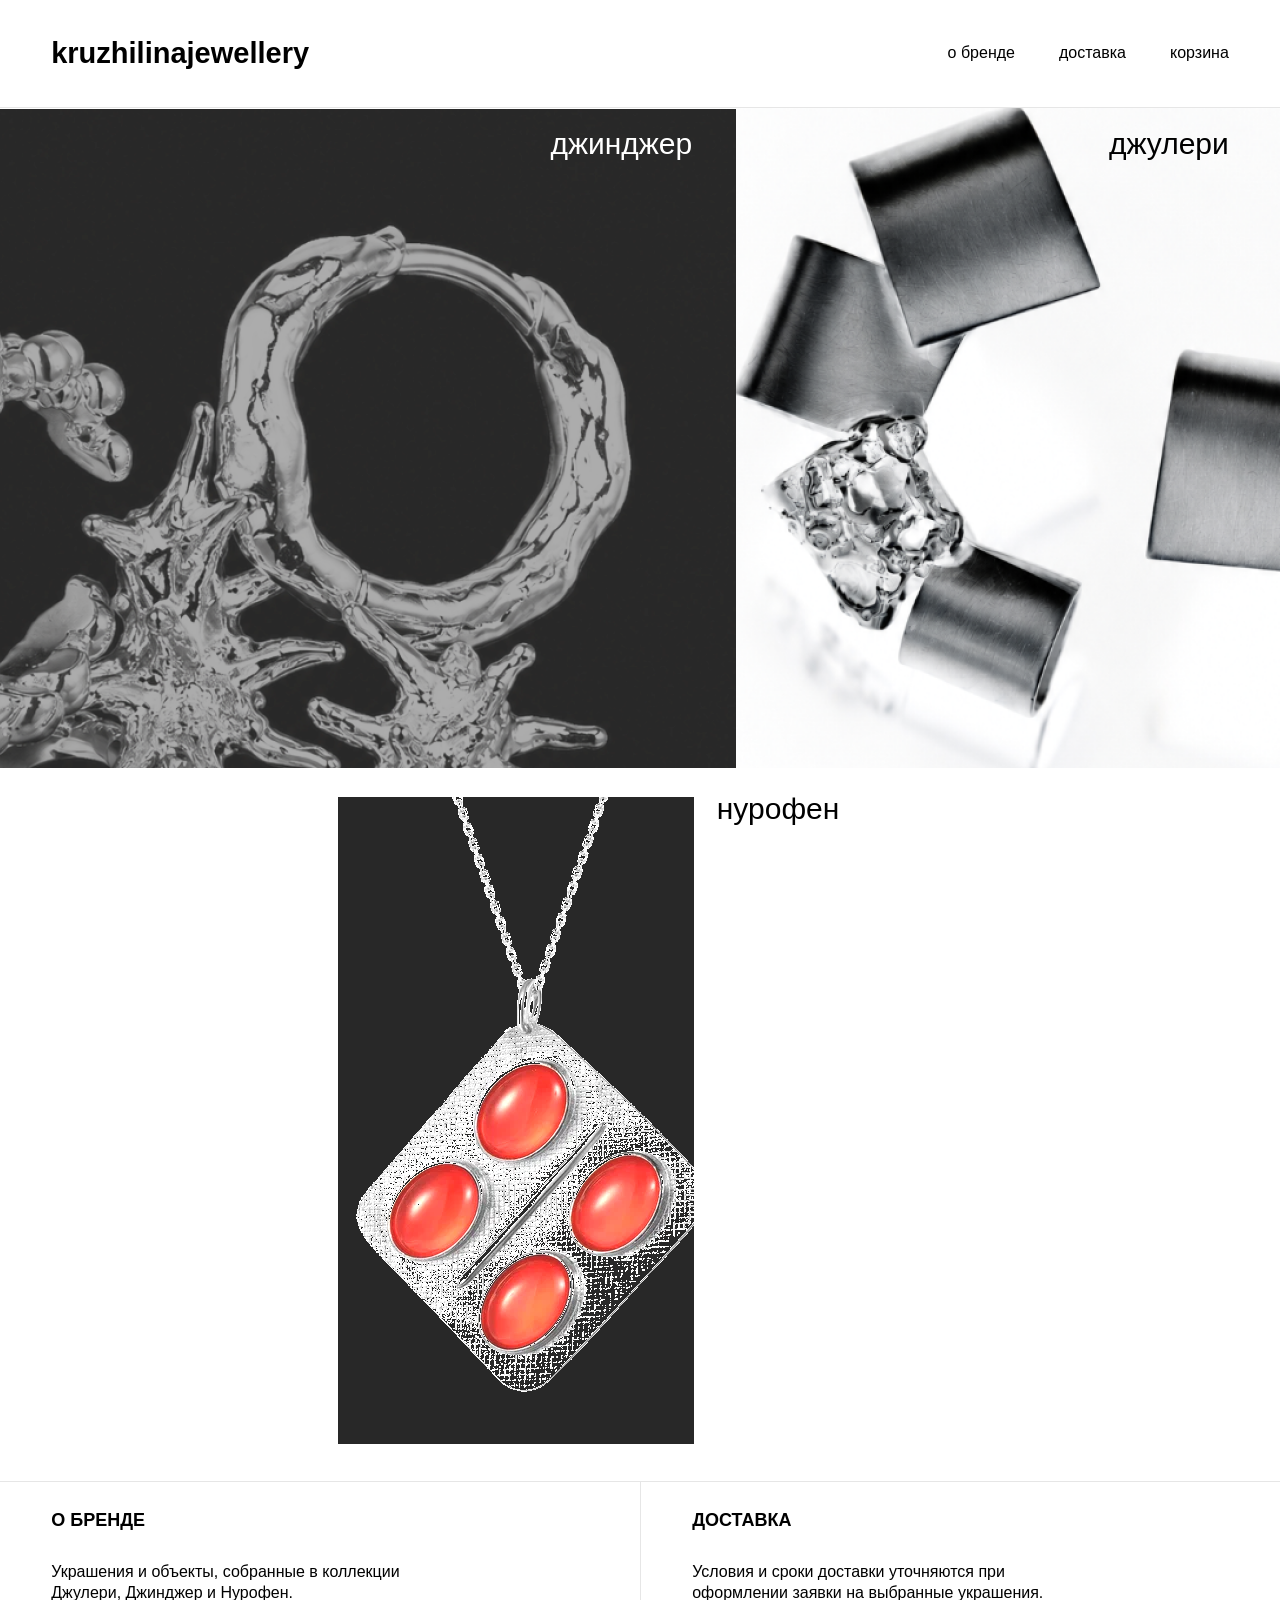
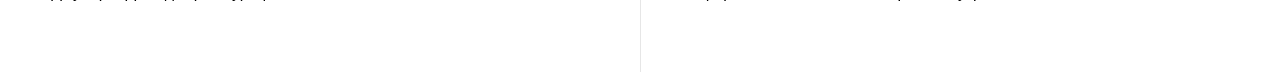
<file: index.html>
<!doctype html>
<html lang="ru">
  <head>
    <meta charset="utf-8" />
    <meta name="viewport" content="width=device-width, initial-scale=1" />
    <title>kruzhilinajewellery</title>
    <link rel="stylesheet" href="./home.css" />
  </head>
  <body class="home-page">
    <main class="home-shell">
      <header class="home-header">
        <a class="home-brand" href="./index.html" aria-label="Главная">kruzhilinajewellery</a>
        <nav class="home-nav" aria-label="Навигация">
          <a href="#about">о бренде</a>
          <a href="#delivery">доставка</a>
          <a href="./catalog.html?cart=1">корзина</a>
        </nav>
      </header>

      <section class="collection-stage" id="collections" aria-label="Коллекции">
        <img class="collection-art" src="./assets/media/home-background.png" alt="Украшения из коллекций Джинджер, Джулери и Нурофен" />
        <a class="collection-link collection-link--ginger" href="./catalog.html?collection=ginger">джинджер</a>
        <a class="collection-link collection-link--jewellery" href="./catalog.html?collection=jewelry">джулери</a>
        <a class="collection-link collection-link--nurofen" href="./catalog.html?collection=nurofen">нурофен</a>
      </section>

      <section class="home-information" aria-label="Информация">
        <article id="about">
          <h2>О бренде</h2>
          <p>Украшения и объекты, собранные в коллекции Джулери, Джинджер и Нурофен.</p>
        </article>
        <article id="delivery">
          <h2>Доставка</h2>
          <p>Условия и сроки доставки уточняются при оформлении заявки на выбранные украшения.</p>
        </article>
      </section>
    </main>
  </body>
</html>
</file>
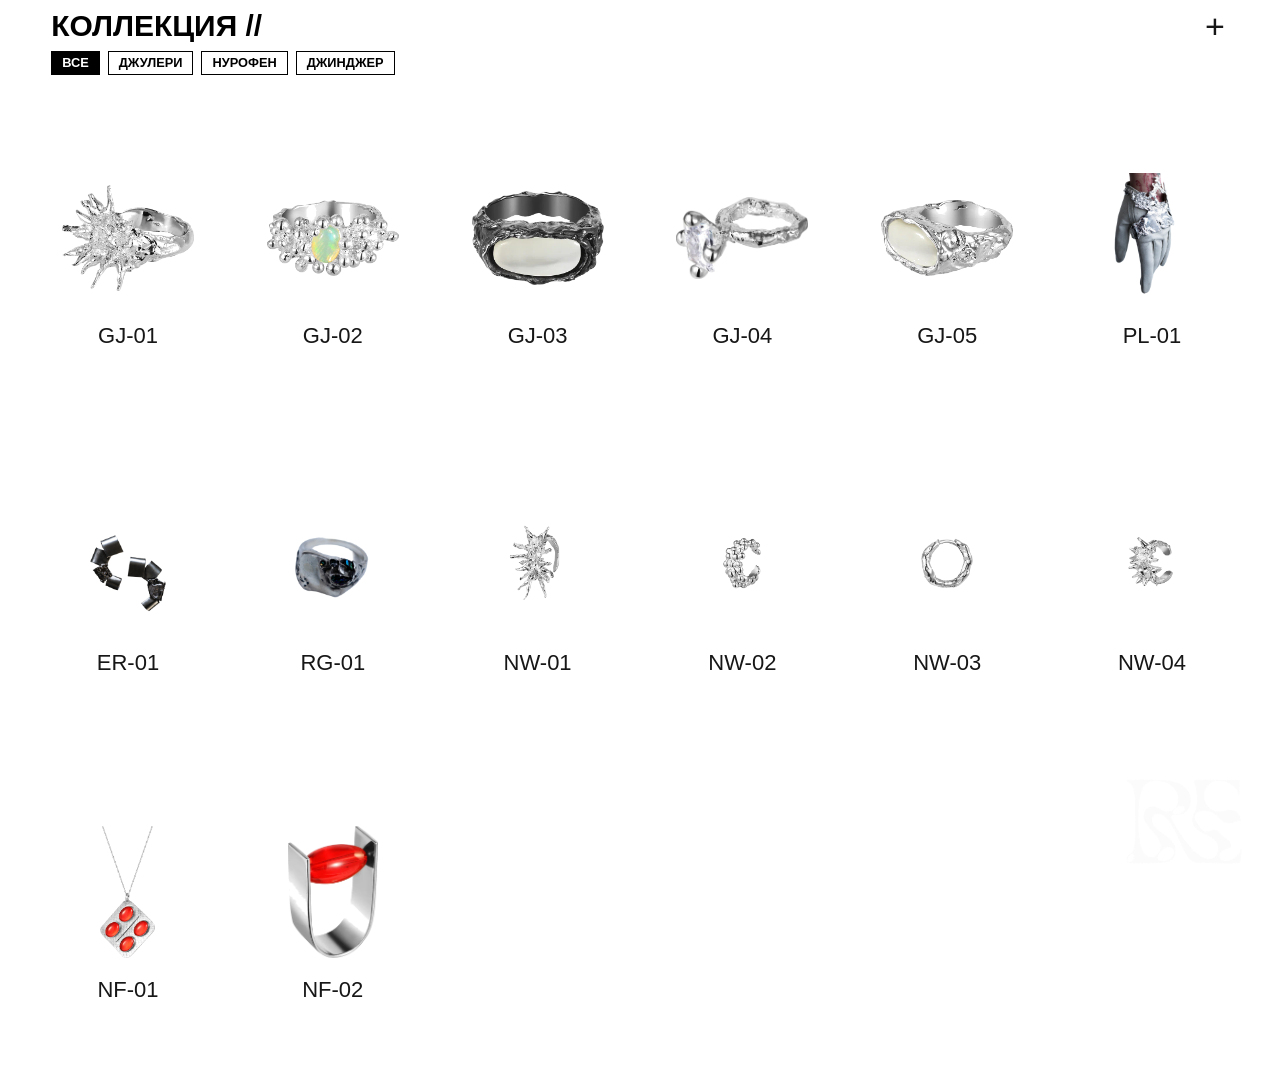
<file: catalog.html>
<!doctype html>
<html lang="ru">
  <head>
    <meta charset="utf-8" />
    <meta name="viewport" content="width=device-width, initial-scale=1" />
    <title>Каталог - ЛАДА</title>
    <link rel="stylesheet" href="./styles.css" />
  </head>
  <body>
    <header class="topbar" aria-label="Коллекции каталога">
      <button class="plain-icon" type="button" data-open-info aria-label="Информация">+</button>
      <div class="collection-menu">
        <h1>КОЛЛЕКЦИЯ //</h1>
        <nav class="category-nav" aria-label="Коллекции">
          <button class="category-link is-active" type="button" data-filter="all">Все</button>
          <button class="category-link" type="button" data-filter="jewelry">Джулери</button>
          <button class="category-link" type="button" data-filter="nurofen">Нурофен</button>
          <button class="category-link" type="button" data-filter="ginger">Джинджер</button>
        </nav>
      </div>
    </header>

    <main id="top">
      <section class="catalog-section" id="catalog" aria-label="Каталог">
        <div class="product-grid" data-product-grid></div>
      </section>
    </main>

    <dialog class="product-dialog" data-product-dialog>
      <button class="plain-icon dialog-close" type="button" data-close-product aria-label="Закрыть">×</button>
      <div class="product-detail" data-product-detail></div>
    </dialog>

    <aside class="info-panel" data-info-panel aria-hidden="true">
      <div class="panel-head">
        <h2>JEWELRY</h2>
        <button class="plain-icon" type="button" data-close-info aria-label="Закрыть">×</button>
      </div>
      <p>Шаблон каталога без оплаты. Карточки товаров будут добавляться по мере готовности фото, описаний, размеров и цен.</p>
      <p>Заявка копируется текстом, чтобы ее можно было отправить в Telegram или WhatsApp.</p>
    </aside>

    <aside class="cart-panel" data-cart-panel aria-hidden="true">
      <div class="panel-head">
        <h2>Заявка</h2>
        <button class="plain-icon" type="button" data-close-cart aria-label="Закрыть">×</button>
      </div>
      <div class="cart-items" data-cart-items></div>
      <div class="cart-empty" data-cart-empty>Пока ничего не выбрано.</div>
      <div class="cart-summary">
        <div class="summary-row">
          <span>Итого</span>
          <strong data-cart-total>Цена по запросу</strong>
        </div>
        <button class="primary-button" type="button" data-copy-order>Скопировать заявку</button>
        <p class="cart-note" data-copy-status>После копирования заявку можно отправить в Telegram или WhatsApp.</p>
      </div>
    </aside>
    <img class="corner-logo" src="./assets/media/site-logo.png" alt="" aria-hidden="true">
    <div class="scrim" data-scrim></div>

    <script src="./products.js"></script>
    <script src="./script.js"></script>
  </body>
</html>
</file>
<file: home.css>
:root {
  color: #000;
  font-family: Arial, Helvetica, sans-serif;
}

* { box-sizing: border-box; }
html { scroll-behavior: smooth; }
body { margin: 0; background: #fff; }
a { color: inherit; text-decoration: none; }

.home-shell {
  width: min(100%, 1440px);
  margin: 0 auto;
  background: #fff;
}

.home-header {
  display: flex;
  min-height: 108px;
  align-items: center;
  justify-content: space-between;
  gap: 30px;
  padding: 24px clamp(22px, 4vw, 70px);
  border-bottom: 1px solid #e6e6e6;
}

.home-brand {
  font-size: 29px;
  font-weight: 900;
  line-height: 1;
}

.home-nav {
  display: flex;
  flex-wrap: wrap;
  justify-content: flex-end;
  gap: 16px 44px;
  font-size: 16px;
  line-height: 1;
}

.home-nav a,
.collection-link {
  border-bottom: 1px solid transparent;
}

.home-nav a:hover,
.home-nav a:focus-visible,
.collection-link:hover,
.collection-link:focus-visible {
  border-bottom-color: currentColor;
}

.collection-stage {
  position: relative;
  overflow: hidden;
  background: #fff;
}

.collection-art {
  display: block;
  width: 100%;
  height: auto;
  margin-top: -13.45%;
}

.collection-link {
  position: absolute;
  z-index: 1;
  padding-bottom: 2px;
  font-size: 30px;
  line-height: 1;
}

.collection-link--ginger {
  top: 1.5%;
  left: 43%;
  color: #fff;
}

.collection-link--jewellery {
  top: 1.5%;
  right: 4%;
}

.collection-link--nurofen {
  top: 50%;
  left: 56%;
}

.home-information {
  display: grid;
  grid-template-columns: repeat(2, minmax(0, 1fr));
  border-top: 1px solid #e6e6e6;
}

.home-information article {
  min-height: 190px;
  padding: 28px clamp(22px, 4vw, 70px);
}

.home-information article + article { border-left: 1px solid #e6e6e6; }
.home-information h2 { margin: 0 0 30px; font-size: 18px; font-weight: 900; text-transform: uppercase; }
.home-information p { max-width: 360px; margin: 0; font-size: 16px; line-height: 1.35; }

@media (max-width: 760px) {
  .home-header { min-height: 74px; align-items: flex-start; gap: 20px; padding: 18px; }
  .home-brand { max-width: 146px; font-size: 20px; line-height: 0.94; }
  .home-nav { width: 136px; gap: 10px 14px; font-size: 12px; line-height: 1.1; }
  .collection-link { font-size: 15px; }
  .collection-link--ginger { top: 1.7%; left: 42%; }
  .collection-link--jewellery { top: 1.7%; right: 3%; }
  .collection-link--nurofen { top: 49%; left: 55%; }
  .home-information { grid-template-columns: 1fr; }
  .home-information article { min-height: 0; padding: 24px 18px 28px; }
  .home-information article + article { border-top: 1px solid #e6e6e6; border-left: 0; }
  .home-information h2 { margin-bottom: 16px; font-size: 15px; }
  .home-information p { font-size: 14px; }
}
</file>
<file: styles.css>
:root {
  --bg: #d9d9d9;
  --ink: #171717;
  --muted: #d0d0d0;
  --soft: #f1f1f1;
  --panel: #f6f6f6;
  --line: #cfcfcf;
  --texture-opacity: 0.09;
}

* { box-sizing: border-box; }
html { scroll-behavior: smooth; }
body {
  margin: 0;
  background: #fff;
  color: var(--ink);
  font-family: Arial, Helvetica, sans-serif;
  letter-spacing: 0;
}
button, a { color: inherit; font: inherit; }
button { cursor: pointer; }
img { display: block; }

.topbar {
  position: fixed;
  top: 0;
  left: 0;
  right: 0;
  z-index: 20;
  min-height: 90px;
  padding: 12px clamp(22px, 4vw, 70px) 10px;
  background: rgba(255, 255, 255, 0.92);
}

.plain-icon,
.bag-button,
.category-link,
.product-card {
  border: 0;
  background: transparent;
}


.topbar > .plain-icon {
  position: absolute;
  top: 12px;
  right: clamp(22px, 4vw, 70px);
}
.plain-icon {
  width: 28px;
  height: 28px;
  padding: 0;
  font-size: 34px;
  line-height: 24px;
  font-weight: 300;
}

.collection-menu {
  display: grid;
  gap: 11px;
  width: min(100%, 980px);
}

.collection-menu h1 {
  margin: 0;
  color: #000;
  font-size: clamp(17px, 2.34vw, 31px);
  line-height: 0.92;
  font-weight: 900;
  text-transform: uppercase;
}

.category-nav {
  display: flex;
  flex-wrap: wrap;
  align-items: center;
  gap: 8px;
}

.category-link {
  min-height: 24px;
  padding: 4px 10px 3px;
  border: 1px solid #000;
  background: transparent;
  color: #000;
  font-size: clamp(12px, 1vw, 14px);
  line-height: 1;
  font-weight: 900;
  text-transform: uppercase;
}

.category-link.is-active {
  background: #000;
  color: #fff;
}

.bag-button {
  position: relative;
  justify-self: end;
  width: 30px;
  height: 32px;
  padding: 0;
}

.bag-shape {
  position: absolute;
  right: 0;
  top: 8px;
  width: 20px;
  height: 19px;
  border: 3px solid var(--ink);
  border-radius: 3px 3px 5px 5px;
}

.bag-shape::before {
  content: "";
  position: absolute;
  left: 4px;
  top: -10px;
  width: 8px;
  height: 8px;
  border: 3px solid var(--ink);
  border-bottom: 0;
  border-radius: 8px 8px 0 0;
}

.cart-count {
  position: absolute;
  right: -7px;
  top: -4px;
  display: none;
  min-width: 18px;
  height: 18px;
  padding: 0 4px;
  border-radius: 999px;
  background: var(--ink);
  color: var(--bg);
  font-size: 11px;
  line-height: 18px;
  text-align: center;
}

.cart-count.has-items { display: block; }

.catalog-section {
  padding: 120px clamp(22px, 4vw, 70px) 72px;
}

.product-grid {
  display: grid;
  grid-template-columns: repeat(6, minmax(120px, 1fr));
  column-gap: clamp(26px, 4vw, 78px);
  row-gap: clamp(58px, 8vw, 94px);
  align-items: end;
}

.product-card {
  --product-display-size: 132px;
  display: grid;
  grid-template-rows: 184px auto;
  gap: 21px;
  min-width: 0;
  padding: 0;
  text-align: center;
}

.product-media {
  display: flex;
  align-items: end;
  justify-content: center;
  width: 100%;
  height: 184px;
}

.product-media img {
  width: var(--product-display-size);
  height: var(--product-display-size);
  object-fit: contain;
  mix-blend-mode: normal;
  transition: transform 180ms ease, opacity 180ms ease;
}

.product-card:hover img {
  transform: translateY(-4px) scale(1.02);
}

.product-info {
  display: block;
  min-height: 28px;
}

.product-name {
  display: block;
  font-size: 22px;
  line-height: 1;
  font-weight: 400;
  text-transform: uppercase;
}

.product-title,
.product-status,
.product-price {
  display: none;
}

.product-dialog {
  width: 100vw;
  max-width: none;
  height: 100vh;
  max-height: none;
  margin: 0;
  padding: 0;
  border: 0;
  background: var(--panel);
}

.product-dialog::backdrop { background: #050505; }
.dialog-close {
  position: fixed;
  top: 18px;
  right: 18px;
  z-index: 4;
}

.product-detail {
  display: grid;
  grid-template-rows: minmax(0, 1fr) auto;
  min-height: 100vh;
  padding: 7vh 0 8vh;
}

.gallery-stage {
  position: relative;
  display: grid;
  place-items: center;
  min-height: 0;
}

.detail-image {
  width: min(31vw, 430px);
  height: min(34vh, 370px);
  object-fit: contain;
  background: transparent;
  mix-blend-mode: normal;
}

.gallery-arrow {
  position: absolute;
  top: 50%;
  z-index: 2;
  display: grid;
  place-items: center;
  width: 58px;
  height: 58px;
  padding: 0;
  border: 0;
  background: transparent;
  color: var(--ink);
  font-size: 58px;
  line-height: 1;
  transform: translateY(-50%);
}

.gallery-arrow--prev { left: 24vw; }
.gallery-arrow--next { right: 16vw; }
.has-single-image .gallery-arrow { display: none; }

.gallery-meta {
  display: grid;
  justify-items: center;
  gap: 24px;
  text-align: center;
}

.gallery-dots {
  display: flex;
  justify-content: center;
  gap: 14px;
  min-height: 10px;
}

.gallery-dot {
  width: 7px;
  height: 7px;
  padding: 0;
  border: 0;
  border-radius: 999px;
  background: #d0d0d0;
}

.gallery-dot.is-active { background: var(--ink); }

.gallery-meta h2 {
  margin: 0;
  font-size: 28px;
  line-height: 1;
  font-weight: 400;
  text-transform: uppercase;
}

.gallery-price {
  margin: 0;
  font-size: 28px;
  line-height: 1;
  font-weight: 700;
}

.gallery-add {
  width: 44px;
  height: 44px;
  padding: 0;
  border: 0;
  background: transparent;
  color: var(--ink);
  font-size: 46px;
  line-height: 36px;
  font-weight: 300;
}

.detail-description {
  display: none;
}
.info-panel,
.cart-panel {
  position: fixed;
  top: 0;
  z-index: 40;
  display: flex;
  flex-direction: column;
  width: min(420px, 100vw);
  height: 100vh;
  background: var(--panel);
  transition: transform 180ms ease;
}

.info-panel {
  left: 0;
  border-right: 1px solid var(--line);
  transform: translateX(-100%);
  padding-bottom: 18px;
}

.cart-panel {
  right: 0;
  border-left: 1px solid var(--line);
  transform: translateX(100%);
}

.info-panel.is-open,
.cart-panel.is-open { transform: translateX(0); }

.panel-head {
  display: flex;
  align-items: flex-start;
  justify-content: space-between;
  gap: 16px;
  padding: 18px;
  border-bottom: 1px solid var(--line);
}

.panel-head h2 { font-size: 28px; }
.info-panel p {
  margin: 0;
  padding: 18px;
  color: #555;
  font-size: 16px;
  line-height: 1.45;
}

.cart-items { display: grid; gap: 1px; overflow: auto; background: var(--line); }
.cart-item {
  display: grid;
  grid-template-columns: 76px minmax(0, 1fr) auto;
  gap: 12px;
  align-items: center;
  padding: 12px;
  background: var(--panel);
}
.cart-item img { width: 76px; aspect-ratio: 1; object-fit: contain; background: var(--soft); }
.cart-item strong, .cart-item span { display: block; }
.cart-item span { margin-top: 5px; color: #777; font-size: 13px; }
.cart-empty { padding: 18px; color: #777; }
.cart-summary { margin-top: auto; padding: 18px; border-top: 1px solid var(--line); }
.summary-row { display: flex; justify-content: space-between; margin-bottom: 14px; font-size: 20px; }
.cart-note { margin: 12px 0 0; color: #777; font-size: 13px; line-height: 1.35; }
.scrim { position: fixed; inset: 0; z-index: 30; display: none; background: rgba(0, 0, 0, 0.52); }
.scrim.is-open { display: block; }

@media (max-width: 1100px) {
  .product-grid { grid-template-columns: repeat(4, minmax(120px, 1fr)); }
}

@media (max-width: 760px) {
  .topbar { min-height: 96px; padding: 16px 18px 14px; }
  .collection-menu { gap: 8px; }
  .collection-menu h1 { font-size: 14px; }
  .category-nav { gap: 6px; }
  .category-link { min-height: 28px; padding: 4px 8px 3px; border-width: 1px; font-size: 12px; }
  .catalog-section { padding: 126px 18px 54px; }
  .product-grid { grid-template-columns: repeat(2, minmax(0, 1fr)); column-gap: 28px; row-gap: 54px; }
  .product-card { --product-display-size: 106px; grid-template-rows: 136px auto; gap: 16px; }
  .product-media { height: 136px; }
  .product-name { font-size: 18px; }
  .product-detail { grid-template-columns: 1fr; min-height: 0; }
  .detail-image { width: min(68vw, 320px); height: min(34vh, 320px); }
}
@media (max-width: 760px) {
  .product-dialog {
    width: 100vw;
    height: 100vh;
  }

  .product-detail {
    grid-template-rows: minmax(0, 1fr) auto;
    min-height: 100vh;
    padding: 88px 0 56px;
  }

  .detail-image {
    width: min(70vw, 300px);
    height: min(34vh, 300px);
    padding: 0;
  }

  .gallery-arrow {
    width: 44px;
    height: 44px;
    font-size: 46px;
  }

  .gallery-arrow--prev { left: 18px; }
  .gallery-arrow--next { right: 18px; }
  .gallery-meta { gap: 20px; }
  .gallery-meta h2,
  .gallery-price { font-size: 24px; }
}




.corner-logo {
  position: fixed;
  right: clamp(18px, 3vw, 42px);
  bottom: clamp(16px, 3vw, 36px);
  z-index: 12;
  width: clamp(72px, 9vw, 138px);
  height: auto;
  opacity: 0.72;
  pointer-events: none;
  mix-blend-mode: normal;
}

@media (max-width: 760px) {
  .corner-logo {
    width: 74px;
    right: 16px;
    bottom: 14px;
    opacity: 0.62;
  }
}


.corner-logo {
  filter: invert(1) brightness(1.35);
  opacity: 0.82;
}

.product-media img,
.detail-image,
.cart-item img {
  mix-blend-mode: normal;
}
</file>
